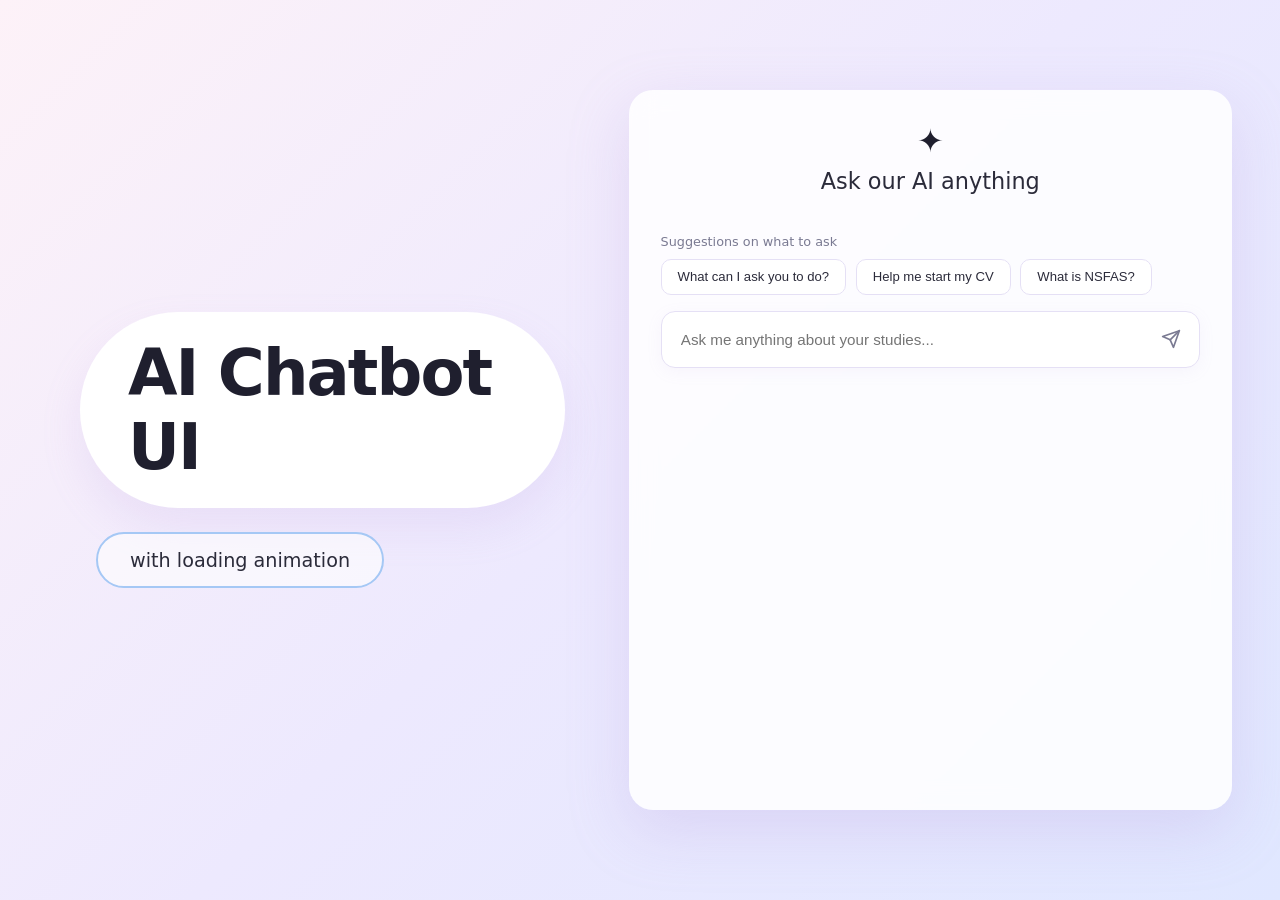
<file: src/main/resources/static/index.html>
<!DOCTYPE html>
<html lang="en">
<head>
  <meta charset="UTF-8" />
  <meta name="viewport" content="width=device-width, initial-scale=1.0" />
  <title>StudyMate – AI Assistant</title>
  <link rel="stylesheet" href="style.css" />
</head>
<body>
  <div class="app">

    <aside class="hero">
      <div class="hero-badge">AI Chatbot UI</div>
      <div class="hero-pill">with loading animation</div>
    </aside>

    <main class="chat-card">
      <header class="chat-header">
        <div class="sparkle">✦</div>
        <h1>Ask our AI anything</h1>
      </header>

      <div id="suggestions" class="suggestions">
        <p class="suggestions-label">Suggestions on what to ask</p>
        <div class="chips">
          <button class="chip" data-msg="What can I ask you to do?">What can I ask you to do?</button>
          <button class="chip" data-msg="Help me start my CV.">Help me start my CV</button>
          <button class="chip" data-msg="What is NSFAS and how do I apply?">What is NSFAS?</button>
        </div>
      </div>

      <form id="chat-form" class="composer">
        <input id="input" type="text"
               placeholder="Ask me anything about your studies..." autocomplete="off" />
        <button type="submit" aria-label="Send">
          <svg viewBox="0 0 24 24" width="20" height="20" fill="none"
               stroke="currentColor" stroke-width="2"
               stroke-linecap="round" stroke-linejoin="round">
            <line x1="22" y1="2" x2="11" y2="13"></line>
            <polygon points="22 2 15 22 11 13 2 9 22 2"></polygon>
          </svg>
        </button>
      </form>
    </main>
  </div>

  <script>
    // Persist a stable session id per browser so we can list past chats later
    const sessionId = localStorage.getItem('studymate_session')
      || (() => {
           const id = crypto.randomUUID();
           localStorage.setItem('studymate_session', id);
           return id;
         })();

    async function startConversation(message) {
      const res = await fetch('/api/chat/start', {
        method: 'POST',
        headers: { 'Content-Type': 'application/json' },
        body: JSON.stringify({ sessionId, message })
      });
      const data = await res.json();
      // Send the first user message in the new conversation, then navigate
      await fetch(`/api/chat/${data.conversationId}`, {
        method: 'POST',
        headers: { 'Content-Type': 'application/json' },
        body: JSON.stringify({ message })
      });
      window.location.href = `chat.html?c=${data.conversationId}`;
    }

    document.getElementById('chat-form').addEventListener('submit', (e) => {
      e.preventDefault();
      const t = document.getElementById('input').value.trim();
      if (t) startConversation(t);
    });

    document.querySelectorAll('.chip').forEach(chip =>
      chip.addEventListener('click', () => startConversation(chip.dataset.msg)));
  </script>
</body>
</html>
</file>
<file: src/main/resources/static/style.css>
* { box-sizing: border-box; margin: 0; padding: 0; }

body {
  font-family: 'Inter', system-ui, -apple-system, sans-serif;
  background: linear-gradient(135deg, #fdf2f8 0%, #ede9fe 50%, #e0e7ff 100%);
  min-height: 100vh;
  color: #1f1f2e;
}

.app {
  display: grid;
  grid-template-columns: 1fr 1.1fr;
  gap: 2rem;
  padding: 3rem;
  min-height: 100vh;
  align-items: center;
}

/* ---------- Left hero ---------- */
.hero { padding: 2rem; }

.hero-badge {
  display: inline-block;
  background: #fff;
  border-radius: 999px;
  padding: 1.5rem 3rem;
  font-size: 4rem;
  font-weight: 700;
  letter-spacing: -0.03em;
  box-shadow: 0 20px 40px rgba(180, 150, 220, 0.15);
}

.hero-pill {
  display: inline-block;
  margin-top: 1.5rem;
  margin-left: 1rem;
  padding: 0.9rem 2rem;
  border: 2px solid #a5c8f5;
  border-radius: 999px;
  color: #2b2b3a;
  font-size: 1.2rem;
  background: rgba(255, 255, 255, 0.6);
}

/* ---------- Chat card (index.html) ---------- */
.chat-card {
  background: rgba(255, 255, 255, 0.85);
  backdrop-filter: blur(12px);
  border-radius: 24px;
  box-shadow: 0 20px 60px rgba(180, 150, 220, 0.25);
  padding: 2rem;
  display: flex;
  flex-direction: column;
  height: 80vh;
  max-height: 720px;
  overflow: hidden;
}

.chat-header {
  text-align: center;
  margin-bottom: 1.5rem;
}

.sparkle {
  font-size: 2rem;
  color: #1f1f2e;
  margin-bottom: 0.5rem;
}

.chat-header h1 {
  font-size: 1.4rem;
  font-weight: 500;
  color: #2b2b3a;
}

/* ---------- Messages ---------- */
.messages {
  flex: 1;
  min-height: 0;                 /* critical: lets flex child shrink so scrollbar appears */
  overflow-y: auto;
  padding: 1rem 0.5rem 2rem 0.5rem;
  display: flex;
  flex-direction: column;
  gap: 1.2rem;
}

.messages::-webkit-scrollbar { width: 6px; }
.messages::-webkit-scrollbar-thumb {
  background: #d8c8f0;
  border-radius: 3px;
}

.msg {
  display: flex;
  flex-direction: column;
  max-width: 90%;
  animation: fadeIn 0.3s ease;
}

.msg .label {
  font-size: 0.7rem;
  letter-spacing: 0.08em;
  text-transform: uppercase;
  color: #8a8aa0;
  margin-bottom: 0.4rem;
}

.msg .bubble {
  padding: 1rem 1.2rem;
  border-radius: 16px;
  line-height: 1.55;
  font-size: 0.95rem;
  white-space: pre-wrap;
}

.msg.user { align-self: flex-start; }
.msg.user .bubble {
  background: #fff;
  box-shadow: 0 4px 12px rgba(180, 150, 220, 0.1);
}

.msg.bot { align-self: flex-end; }
.msg.bot .label { text-align: right; }
.msg.bot .bubble {
  background: linear-gradient(135deg, #f5f0ff 0%, #eef0ff 100%);
  box-shadow: 0 4px 12px rgba(180, 150, 220, 0.15);
}

@keyframes fadeIn {
  from { opacity: 0; transform: translateY(6px); }
  to   { opacity: 1; transform: translateY(0); }
}

/* ---------- Loading dots ---------- */
.dots {
  display: inline-flex;
  gap: 4px;
  align-items: center;
}
.dots span {
  width: 6px; height: 6px;
  background: #9b7fd4;
  border-radius: 50%;
  animation: bounce 1.2s infinite;
}
.dots span:nth-child(2) { animation-delay: 0.15s; }
.dots span:nth-child(3) { animation-delay: 0.3s; }
@keyframes bounce {
  0%, 60%, 100% { transform: translateY(0); opacity: 0.5; }
  30%           { transform: translateY(-5px); opacity: 1; }
}

/* ---------- Suggestions ---------- */
.suggestions { margin-top: 1rem; }
.suggestions.hidden { display: none; }

.suggestions-label {
  font-size: 0.8rem;
  color: #7a7a92;
  margin-bottom: 0.6rem;
}

.chips {
  display: flex;
  flex-wrap: wrap;
  gap: 0.6rem;
}

.chip {
  background: #fff;
  border: 1px solid #e5e0f5;
  border-radius: 10px;
  padding: 0.6rem 1rem;
  font-size: 0.82rem;
  color: #2b2b3a;
  cursor: pointer;
  transition: all 0.15s ease;
}
.chip:hover {
  background: #f5f0ff;
  border-color: #c8b8f0;
  transform: translateY(-1px);
}

/* ---------- Composer ---------- */
.composer {
  display: flex;
  align-items: center;
  gap: 0.5rem;
  margin-top: 1rem;
  padding: 0.5rem 0.5rem 0.5rem 1.2rem;
  background: #fff;
  border: 1px solid #e5e0f5;
  border-radius: 14px;
  box-shadow: 0 4px 16px rgba(180, 150, 220, 0.08);
}

.composer input {
  flex: 1;
  border: none;
  outline: none;
  font-size: 0.95rem;
  padding: 0.7rem 0;
  background: transparent;
  color: #2b2b3a;
}

.composer button {
  background: transparent;
  border: none;
  cursor: pointer;
  color: #7a7a92;
  padding: 0.6rem;
  display: flex;
  border-radius: 10px;
  transition: background 0.15s;
}
.composer button:hover { background: #f5f0ff; color: #5a4a8a; }

/* =====================================================
   CHAT PAGE (chat.html) — sidebar + chat area layout
   ===================================================== */

body.chat-page {
  background: linear-gradient(135deg, #fdf2f8 0%, #ede9fe 50%, #e0e7ff 100%);
  min-height: 100vh;
}

.layout {
  display: grid;
  grid-template-columns: 280px 1fr;
  height: 100vh;
  gap: 1rem;
  padding: 1rem;
}

/* ---------- Sidebar ---------- */
.sidebar {
  background: rgba(255, 255, 255, 0.75);
  backdrop-filter: blur(14px);
  border-radius: 20px;
  box-shadow: 0 12px 40px rgba(180, 150, 220, 0.2);
  padding: 1.2rem;
  display: flex;
  flex-direction: column;
  overflow: hidden;
}

.sidebar-brand {
  display: flex;
  align-items: center;
  gap: 0.6rem;
  margin-bottom: 1.2rem;
  padding-left: 0.4rem;
}

.brand-sparkle { font-size: 1.4rem; color: #1f1f2e; }
.brand-name    { font-weight: 700; letter-spacing: -0.02em; font-size: 1.15rem; }

.new-chat-btn {
  background: linear-gradient(135deg, #f5f0ff 0%, #eef0ff 100%);
  border: 1px solid #e5e0f5;
  border-radius: 12px;
  padding: 0.75rem 1rem;
  font-size: 0.9rem;
  font-weight: 500;
  color: #2b2b3a;
  cursor: pointer;
  text-align: left;
  transition: all 0.15s ease;
}
.new-chat-btn:hover {
  background: #fff;
  border-color: #c8b8f0;
  transform: translateY(-1px);
}

.history {
  margin-top: 1.5rem;
  flex: 1;
  overflow-y: auto;
  padding-right: 0.3rem;
}
.history::-webkit-scrollbar { width: 5px; }
.history::-webkit-scrollbar-thumb {
  background: #d8c8f0; border-radius: 3px;
}

.history-group-label {
  font-size: 0.68rem;
  letter-spacing: 0.1em;
  color: #8a8aa0;
  margin: 1rem 0 0.5rem 0.4rem;
}
.history-group-label:first-child { margin-top: 0; }

.history-item {
  display: block;
  padding: 0.65rem 0.8rem;
  border-radius: 10px;
  font-size: 0.87rem;
  color: #2b2b3a;
  text-decoration: none;
  white-space: nowrap;
  overflow: hidden;
  text-overflow: ellipsis;
  transition: background 0.15s;
}
.history-item:hover  { background: #f5f0ff; }
.history-item.active {
  background: #fff;
  box-shadow: 0 4px 12px rgba(180, 150, 220, 0.15);
  font-weight: 500;
}

/* ---------- Chat area ---------- */
.chat-area {
  background: rgba(255, 255, 255, 0.85);
  backdrop-filter: blur(14px);
  border-radius: 20px;
  box-shadow: 0 12px 40px rgba(180, 150, 220, 0.2);
  padding: 1.5rem 2rem;
  display: flex;
  flex-direction: column;
  overflow: hidden;
}

.chat-topbar {
  text-align: center;
  margin-bottom: 1rem;
}
.chat-topbar .sparkle { font-size: 1.5rem; color: #1f1f2e; }
.chat-topbar h1 {
  font-size: 1.2rem;
  font-weight: 500;
  color: #2b2b3a;
  margin-top: 0.3rem;
}

/* ---------- Markdown inside bot bubbles ---------- */
.msg.bot .bubble p      { margin: 0.4rem 0; }
.msg.bot .bubble ul,
.msg.bot .bubble ol     { margin: 0.4rem 0 0.4rem 1.2rem; }
.msg.bot .bubble li     { margin: 0.2rem 0; }
.msg.bot .bubble strong { color: #4b2a89; }
.msg.bot .bubble code {
  background: rgba(155, 127, 212, 0.12);
  padding: 0.1rem 0.35rem;
  border-radius: 4px;
  font-size: 0.85em;
}

/* ---------- CV download button ---------- */
.cv-download-btn {
  display: inline-block;
  margin-top: 0.6rem;
  padding: 0.55rem 1rem;
  background: linear-gradient(135deg, #c8b8f0 0%, #a5b8f5 100%);
  color: #fff;
  text-decoration: none;
  border-radius: 10px;
  font-size: 0.85rem;
  font-weight: 500;
  transition: transform 0.15s ease, box-shadow 0.15s ease;
}
.cv-download-btn:hover {
  transform: translateY(-1px);
  box-shadow: 0 6px 16px rgba(155, 127, 212, 0.35);
}

/* ---------- Responsive ---------- */
@media (max-width: 900px) {
  .app { grid-template-columns: 1fr; padding: 1.5rem; }
  .hero { display: none; }
  .chat-card { height: 90vh; }
}

@media (max-width: 800px) {
  .layout { grid-template-columns: 1fr; }
  .sidebar { display: none; }
}
</file>
